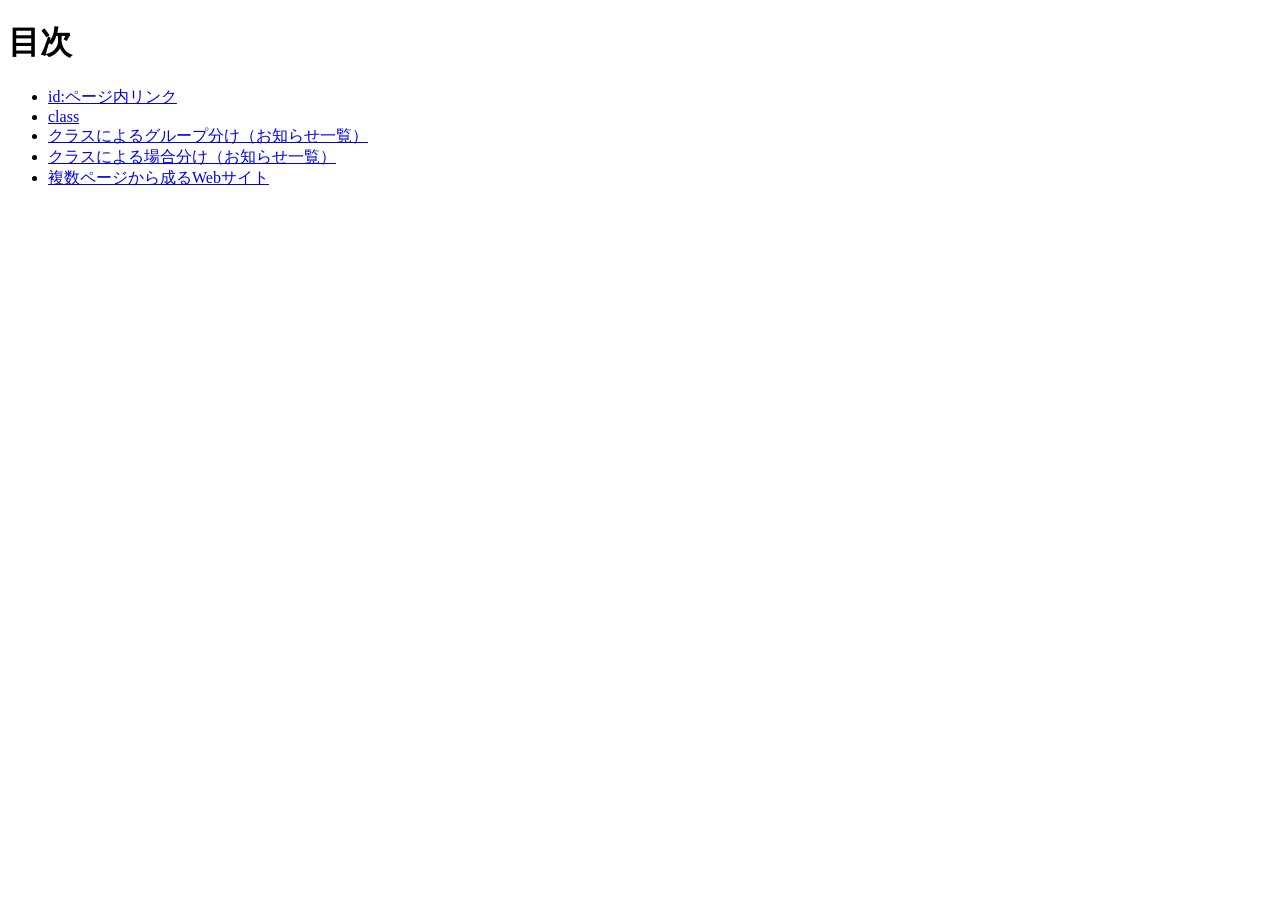
<file: index.html>
<!DOCTYPE html>
<html lang="ja">
<head>
    <meta charset="UTF-8">
    <title>20261105-hc</title>
</head>
<body>
    <h1>目次</h1>

    <ul>
        <li><a href="id/index.html">id:ページ内リンク</a></li>
        <li><a href="class/index.html">class</a></li>
        <li><a href="class2/index.html">クラスによるグループ分け（お知らせ一覧）</a></li>
        <li><a href="class3/index.html">クラスによる場合分け（お知らせ一覧）</a></li>
        <li><a href="id-class/index.html">複数ページから成るWebサイト</a></li>
    </ul>

</body>
</html>
</file>
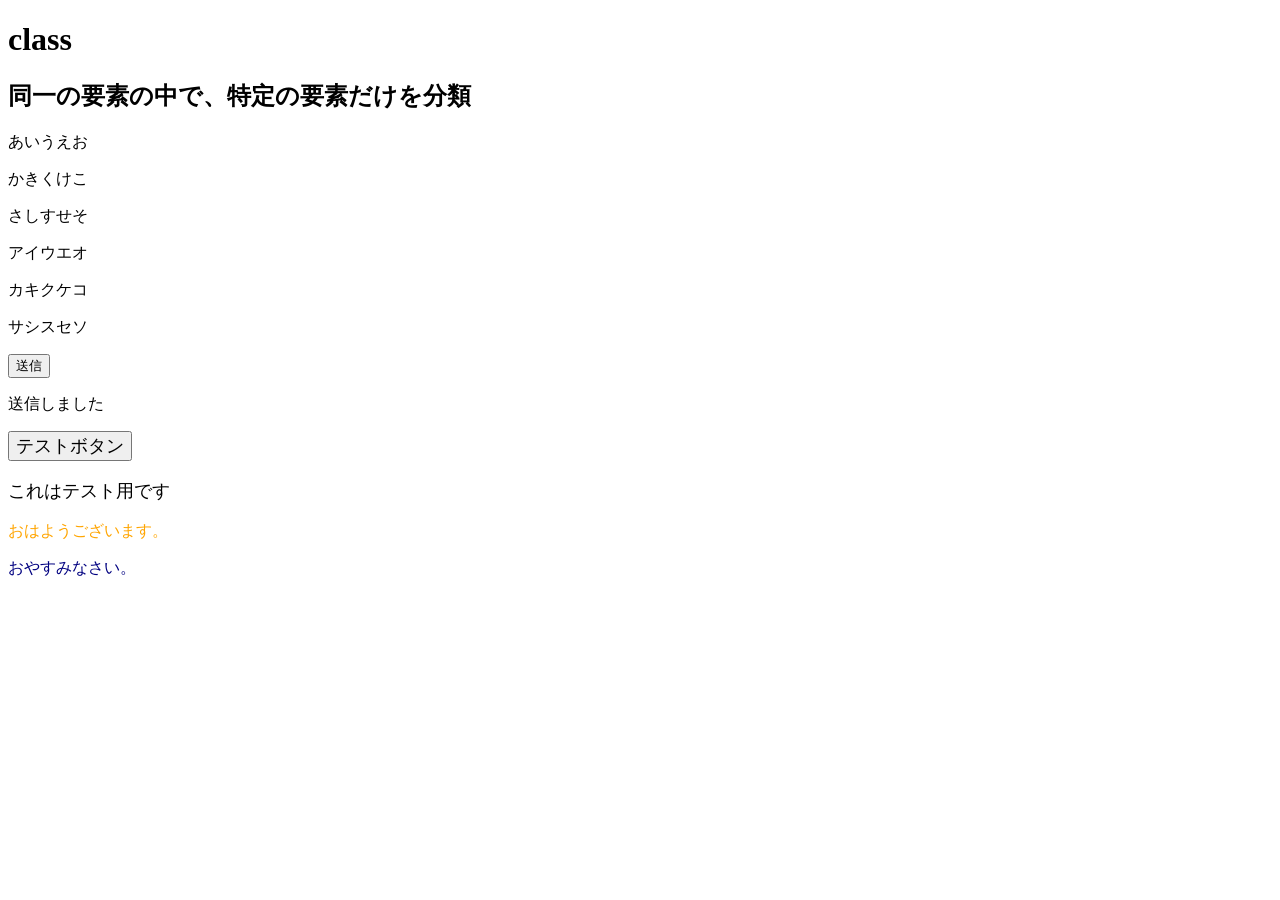
<file: class/index.html>
<!DOCTYPE html>
<html lang="ja">

<head>
    <meta charset="UTF-8">
    <title>class</title>
    <link rel="stylesheet" href="style.css">
</head>

<body>
    <h1>class</h1>
    <h2>同一の要素の中で、特定の要素だけを分類</h2>
    <p class="hiragana">あいうえお</p>
    <p class="hiragana">かきくけこ</p>
    <p class="hiragana">さしすせそ</p>
    <p>アイウエオ</p>
    <p>カキクケコ</p>
    <p>サシスセソ</p>

    <button>送信</button>
    <p>送信しました</p>

    <button class="test">テストボタン</button>
    <p class="test">これはテスト用です</p>

    <div class="morning">
        <p>おはようございます。</p>
    </div>

    <div class="night">
        <p>おやすみなさい。</p>
    </div>
</body>

</html>
</file>
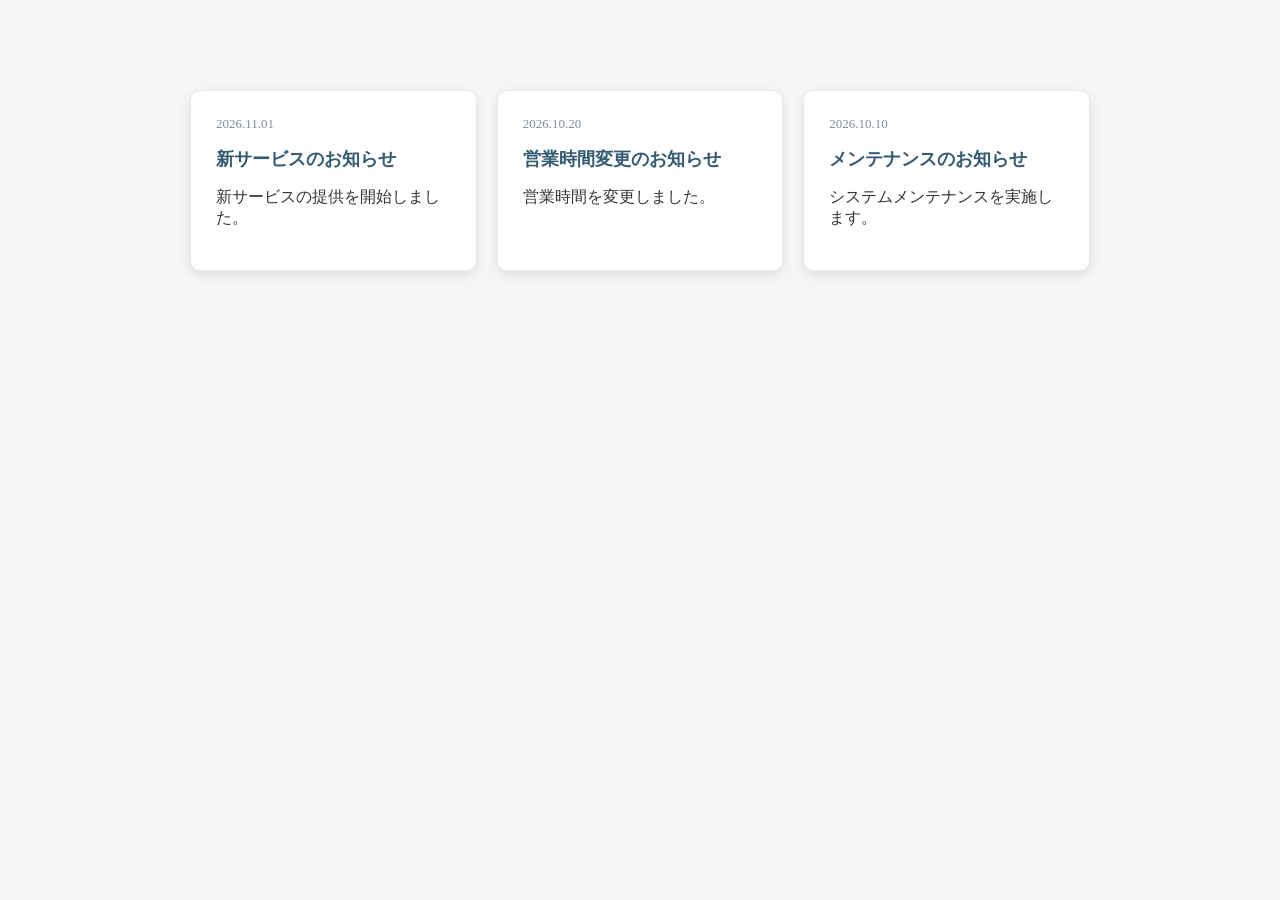
<file: class2/index.html>
<!DOCTYPE html>
<html lang="ja">
<head>
    <meta charset="UTF-8">
    <title>クラスによるグループ分け（お知らせ一覧）</title>
    <link rel="stylesheet" href="style.css">
</head>
<body>
    <main>
        <h1></h1>
        <p></p>

        <div class="container">
            <div class="news">
                <p class="date">2026.11.01</p>
                <h2>新サービスのお知らせ</h2>
                <p>新サービスの提供を開始しました。</p>
            </div>

            <div class="news">
                <p class="date">2026.10.20</p>
                <h2>営業時間変更のお知らせ</h2>
                <p>営業時間を変更しました。</p>
            </div>

            <div class="news">
                <p class="date">2026.10.10</p>
                <h2>メンテナンスのお知らせ</h2>
                <p>システムメンテナンスを実施します。</p>
            </div>
        </div>
    </main>
</body>
</html>
</file>
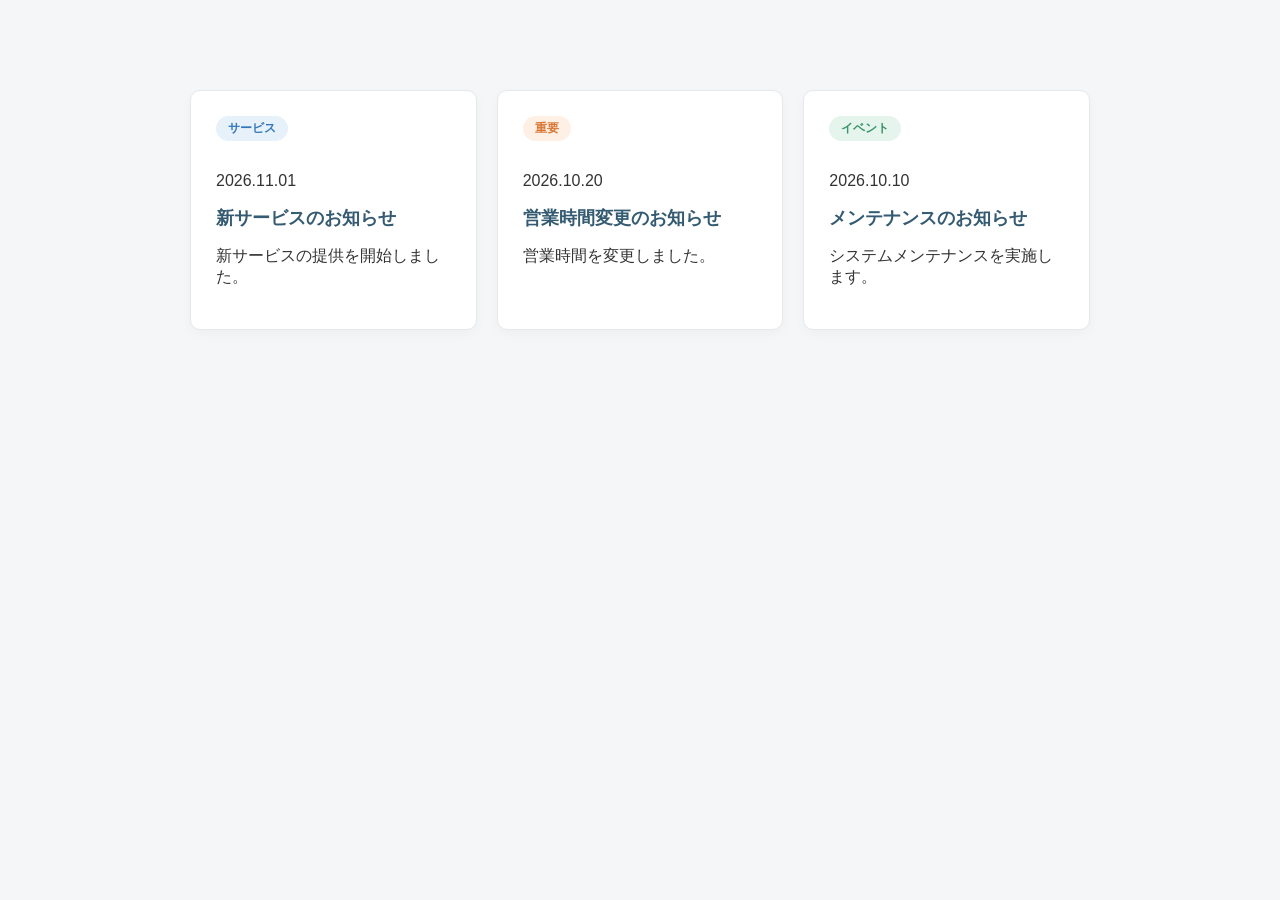
<file: class3/index.html>
<!DOCTYPE html>
<html lang="ja">
<head>
    <meta charset="UTF-8">
    <title>クラスによる場合分け（お知らせ一覧）</title>
    <link rel="stylesheet" href="style.css">
</head>
<body>
    <main>
        <h1></h1>
        <p></p>

        <div class="container">
            <div class="news">
                <p class="category service">サービス</p>
                <p class="date">2026.11.01</p>
                <h2>新サービスのお知らせ</h2>
                <p>新サービスの提供を開始しました。</p>
            </div>

            <div class="news">
                 <p class="category important">重要</p>
                <p class="date">2026.10.20</p>
                <h2>営業時間変更のお知らせ</h2>
                <p>営業時間を変更しました。</p>
            </div>

            <div class="news">
                 <p class="category event">イベント</p>
                <p class="date">2026.10.10</p>
                <h2>メンテナンスのお知らせ</h2>
                <p>システムメンテナンスを実施します。</p>
            </div>
        </div>
    </main>
</body>
</html>
</file>
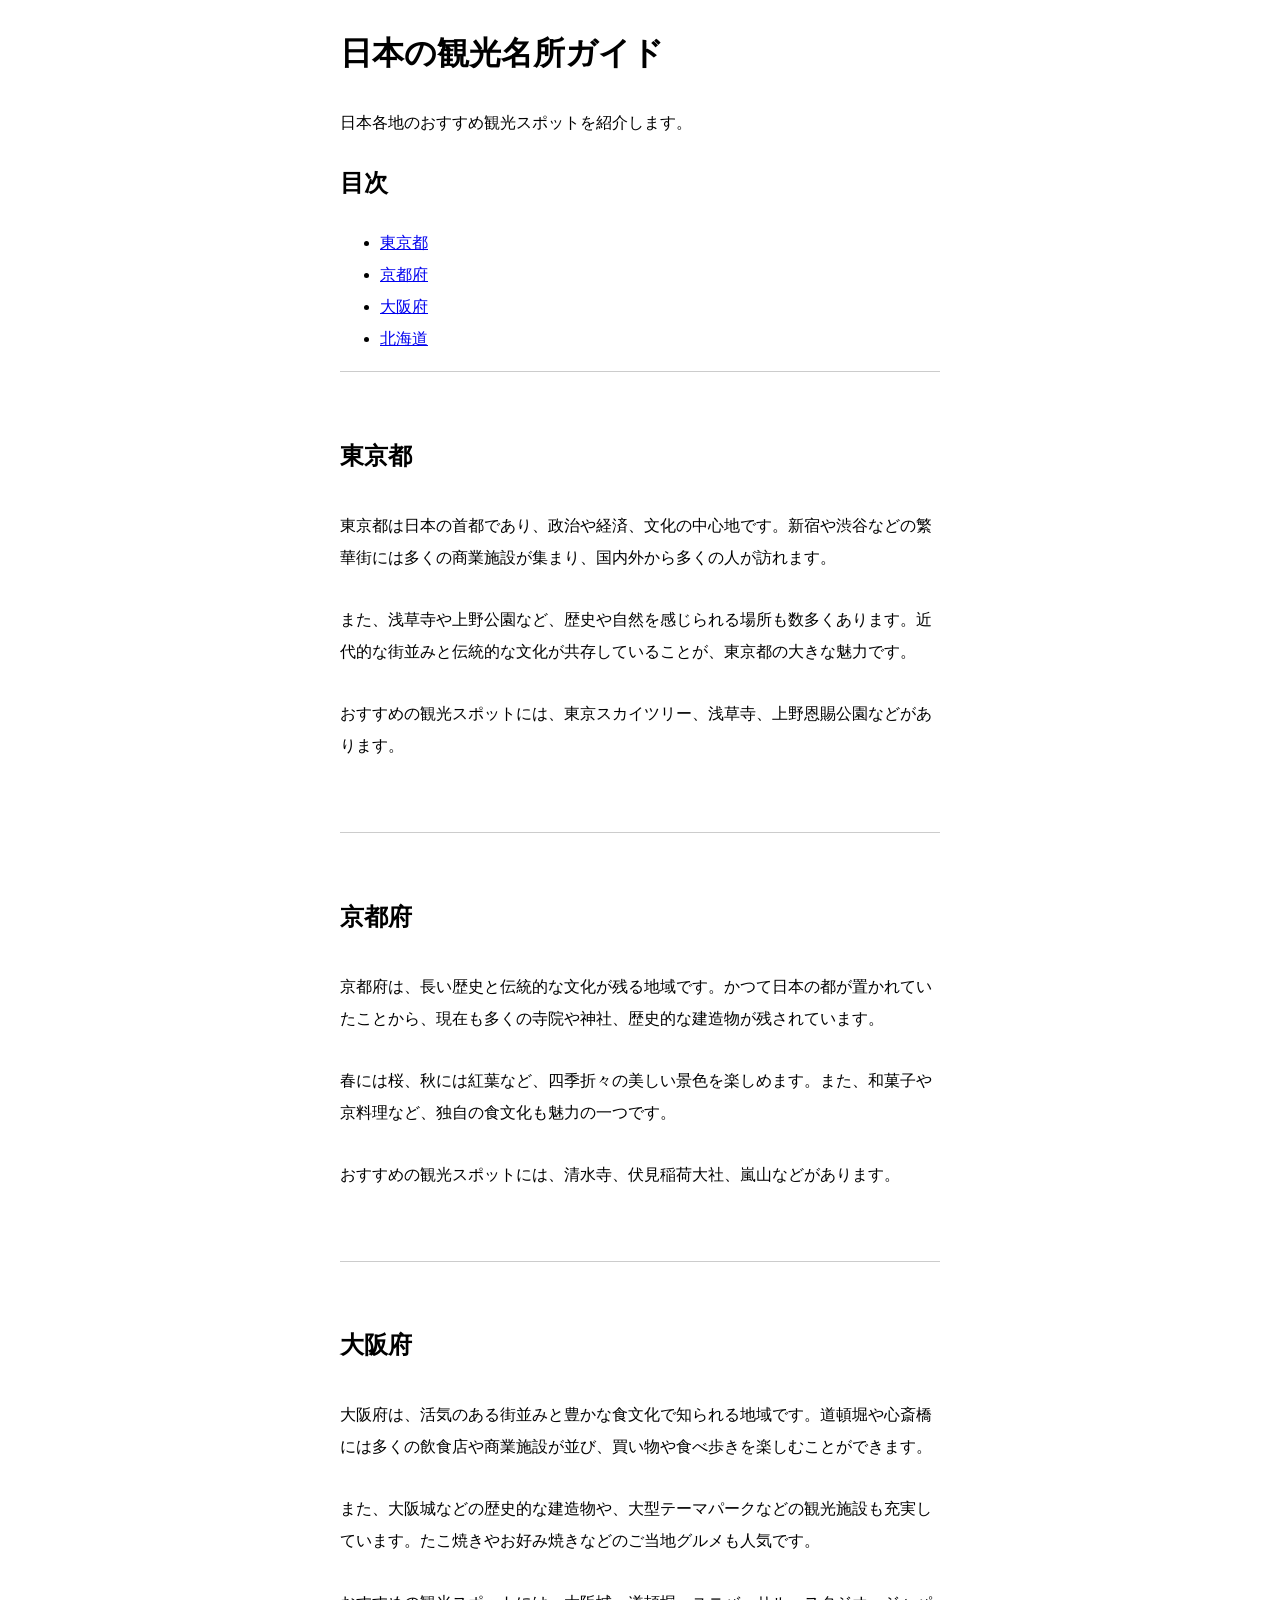
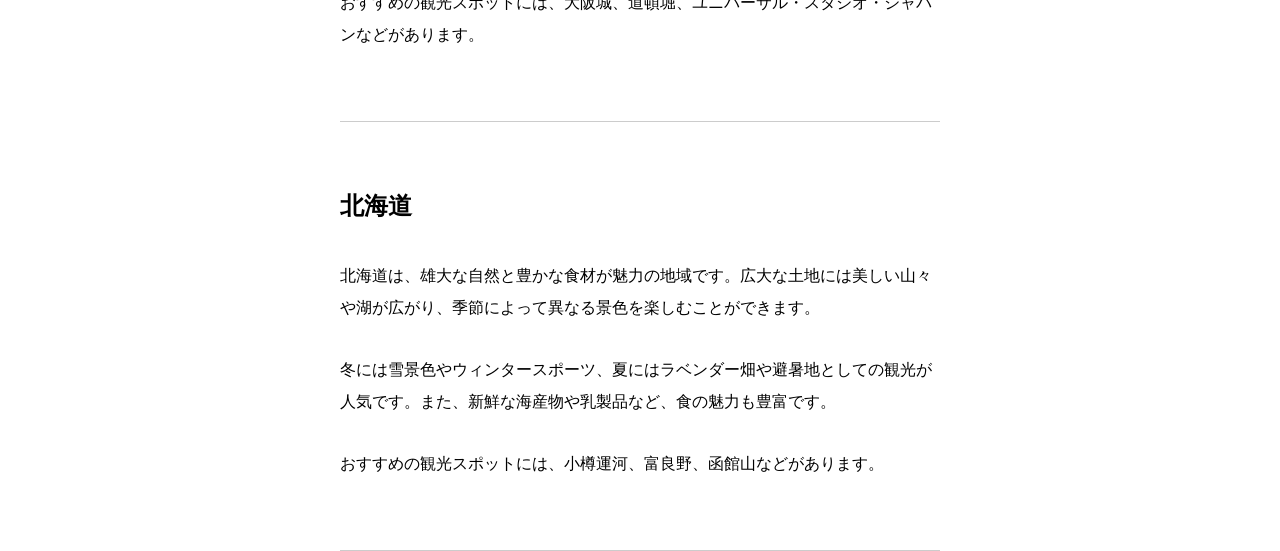
<file: id/index.html>
<!DOCTYPE html>
<html lang="ja">

<head>
    <meta charset="UTF-8">
    <title>id:ページ内リンク</title>
    <link rel="stylesheet" href="style.css">
</head>

<body>
    <h1>日本の観光名所ガイド</h1>
    <p>日本各地のおすすめ観光スポットを紹介します。</p>

    <h2>目次</h2>
    <ul>
        <li><a href="#tokyo">東京都</a></li>
        <li><a href="#kyoto">京都府</a></li>
        <li><a href="#osaka">大阪府</a></li>
        <li><a href="#hokkaido">北海道</a></li>
    </ul>

    <section>
        <h2 id="tokyo">東京都</h2>
        <p>東京都は日本の首都であり、政治や経済、文化の中心地です。新宿や渋谷などの繁華街には多くの商業施設が集まり、国内外から多くの人が訪れます。</p>
        <p>また、浅草寺や上野公園など、歴史や自然を感じられる場所も数多くあります。近代的な街並みと伝統的な文化が共存していることが、東京都の大きな魅力です。</p>
        <p>おすすめの観光スポットには、東京スカイツリー、浅草寺、上野恩賜公園などがあります。</p>
    </section>

    <section>
        <h2 id="kyouto">京都府</h2>
        <p>京都府は、長い歴史と伝統的な文化が残る地域です。かつて日本の都が置かれていたことから、現在も多くの寺院や神社、歴史的な建造物が残されています。</p>
        <p>春には桜、秋には紅葉など、四季折々の美しい景色を楽しめます。また、和菓子や京料理など、独自の食文化も魅力の一つです。</p>
        <p>おすすめの観光スポットには、清水寺、伏見稲荷大社、嵐山などがあります。</p>
    </section>

    <section>
        <h2 id="osaka">大阪府</h2>
        <p>大阪府は、活気のある街並みと豊かな食文化で知られる地域です。道頓堀や心斎橋には多くの飲食店や商業施設が並び、買い物や食べ歩きを楽しむことができます。</p>
        <p>また、大阪城などの歴史的な建造物や、大型テーマパークなどの観光施設も充実しています。たこ焼きやお好み焼きなどのご当地グルメも人気です。</p>
        <p>おすすめの観光スポットには、大阪城、道頓堀、ユニバーサル・スタジオ・ジャパンなどがあります。</p>
    </section>

    <section>
        <h2 id="hokkaido">北海道</h2>
        <p>北海道は、雄大な自然と豊かな食材が魅力の地域です。広大な土地には美しい山々や湖が広がり、季節によって異なる景色を楽しむことができます。</p>
        <p>冬には雪景色やウィンタースポーツ、夏にはラベンダー畑や避暑地としての観光が人気です。また、新鮮な海産物や乳製品など、食の魅力も豊富です。</p>
        <p>おすすめの観光スポットには、小樽運河、富良野、函館山などがあります。</p>
    </section>
</body>

</html>
</file>
<file: class/style.css>
@charset "utf-8";

* {
    box-sizing: border-box;
}

.hiregana {
    font-family: serif;
}

.test {
    font-size: 18px;
}

.morning p {
    color: orange;
}

.night p {
    color: navy;
}
</file>
<file: class2/style.css>
@charset "utf-8";

* {
    box-sizing: border-box;
}

body {
    margin: 0;
    padding: 60px 20px;
    background: #f4f6f8;
    color: #333;
}

main {
    max-width: 900px;
    margin: 0 auto;
}

h1 {
    margin: 0;
    color: #345b72;
    font-size: 32px;
    letter-spacing: 3px;
}

h1 + p {
    margin: 5px 0 30px;
    color: #888;
    font-size: 14px;
}

.container {
    display: flex;
    gap: 20px;
}

.news {
    flex: 1;
    padding: 25px;
    border: 1px solid #e5e9ec;
    border-radius: 10px;
    background: white;
    box-shadow: 0 4px 12px rgba(0, 0, 0, .1);
}

.date {
    margin: 0 0 15px;
    color: #78909c;
    font-size: 13px;
}

.news h2 {
    margin: 0 0 15px;
    color: #345b72;
    font-size: 18px;
}

.news p last-child {
    margin: 0;
    color: #666;
    font-size: 14px;
    line-height: 1.8;
}
</file>
<file: class3/style.css>
@charset "utf-8";

* {
    box-sizing: border-box;
}

body {
  margin: 0;
  padding: 60px 20px;
  background: #f4f6f8;
  color: #333;
  font-family: sans-serif;
}

main {
  max-width: 900px;
  margin: 0 auto;
}

h1 {
  margin: 0;
  color: #345b72;
  font-size: 32px;
  letter-spacing: 3px;
}

h1 + p {
  margin: 5px 0 30px;
  color: #888;
  font-size: 14px;
}

.news h2 {
  margin: 0 0 15px;
  color: #345b72;
  font-size: 18px;
}

.container {
  display: flex;
  gap: 20px;
}

.news {
  flex: 1;
  padding: 25px;
  border: 1px solid #e5e9ec;
  border-radius: 10px;
  background: white;
  box-shadow: 0 4px 12px #00000008;
}

.category {
  display: inline-block;
  margin: 0 0 15px;
  padding: 4px 12px;
  border-radius: 20px;
  font-size: 12px;
  font-weight: bold;
}

.service {
  background: #e6f1fa;
  color: #3578b8;
}

.important {
  background: #fff0e5;
  color: #d97736;
}

.event {
  background: #e5f4ec;
  color: #39966b;
}
</file>
<file: id/style.css>
@charset "utf-8";

* {
    box-sizing: border-box;
}

html {
    scroll-behavior: smooth;
}

body {
    width: 600px;
    margin: 0 auto;
    line-height: 2;
}

section {
    padding: 40px 0;
    border-bottom: 1px solid #ccc;
}

section:first-of-type {
    border-top: 1px solid #ccc;
}

section h2 {
    scroll-margin-top: 20px;
    margin-bottom: 30px;
}

section p {
    margin-bottom: 30px;
}
</file>
